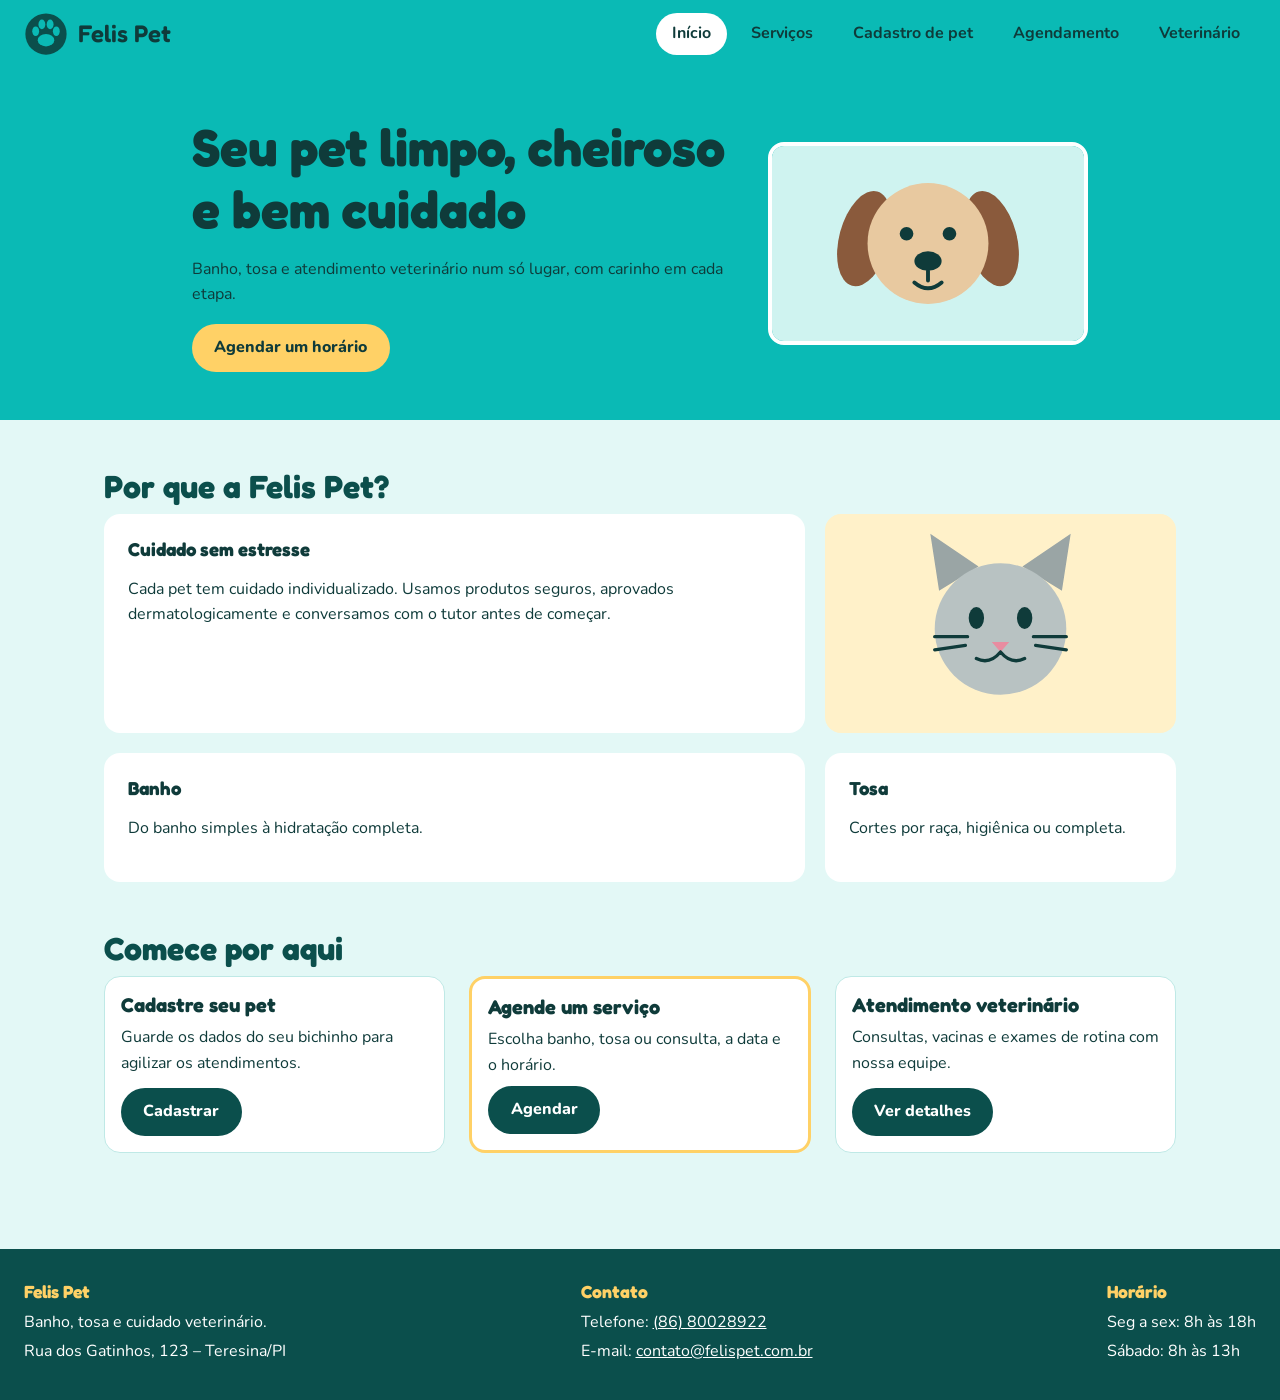
<file: felispet/index.html>
<!DOCTYPE html>
<html lang="pt-BR">

<head>
<meta charset="UTF-8">
<meta name="viewport" content="width=device-width, initial-scale=1">

<title>Início | Felis Pet</title>

<link rel="preconnect" href="https://fonts.googleapis.com">
<link href="https://fonts.googleapis.com/css2?family=Fredoka:wght@500;600&family=Nunito:wght@400;700;800&display=swap" rel="stylesheet">
<link rel="stylesheet" href="css/style.css">
</head>

<body>
<header class="cabecalho">
<a class="cabecalho__marca" href="index.html"><img class="cabecalho__logo" src="images/logo.svg" alt="">Felis Pet</a>
<nav class="menu" aria-label="Menu principal">
    <ul class="menu__lista">
        <li><a class="menu__link menu__link--ativo" href="index.html" aria-current="page">Início</a></li>
        <li><a class="menu__link" href="html/servicos.html">Serviços</a></li>
        <li><a class="menu__link" href="html/cadastro-pet.html">Cadastro de pet</a></li>
        <li><a class="menu__link" href="html/agendamento.html">Agendamento</a></li>
        <li><a class="menu__link" href="html/veterinario.html">Veterinário</a></li>
    </ul>
</nav>
</header>
<section class="hero">
    <div class="hero__texto">
        <h1 class="hero__titulo">Seu pet limpo, cheiroso e bem cuidado</h1>
        <p>Banho, tosa e atendimento veterinário num só lugar, com carinho em cada etapa.</p>
        <a class="botao botao--destaque" href="html/agendamento.html">Agendar um horário</a>
    </div>
    <img class="hero__imagem" src="images/cachorro.svg" alt="Ilustração de um cachorro feliz">
</section>

<main class="principal">
    <section class="secao">
        <h2 class="secao__titulo">Por que a Felis Pet?</h2>
<div class="painel">
    <article class="painel__missao">
    <h3>Cuidado sem estresse</h3>
    <p>Cada pet tem cuidado individualizado. Usamos produtos seguros, aprovados dermatologicamente e conversamos com o tutor antes de começar.</p>
</article>

<img class="painel__foto" src="images/gato.svg" alt="Ilustração de um gato cinza">
<article class="painel__banho">
    <h3>Banho</h3>
    <p>Do banho simples à hidratação completa.</p>
</article>

<article class="painel__tosa">
    <h3>Tosa</h3>
    <p>Cortes por raça, higiênica ou completa.</p>
</article>

</div>
</section>
<section class="secao">
    <h2 class="secao__titulo">Comece por aqui</h2>
    <div class="grade">
<article class="card">
    <div class="card__conteudo">
        <h3 class="card__titulo">Cadastre seu pet</h3>
        <p class="card__descricao">Guarde os dados do seu bichinho para agilizar os atendimentos.</p>
        <a class="card__botao botao" href="html/cadastro-pet.html">Cadastrar</a>
    </div>
</article>

<article class="card card--destaque">
    <div class="card__conteudo">
        <h3 class="card__titulo">Agende um serviço</h3>
        <p class="card__descricao">Escolha banho, tosa ou consulta, a data e o horário.</p>
        <a class="card__botao botao" href="html/agendamento.html">Agendar</a>
    </div>
</article>

<article class="card">
    <div class="card__conteudo">
        <h3 class="card__titulo">Atendimento veterinário</h3>
        <p class="card__descricao">Consultas, vacinas e exames de rotina com nossa equipe.</p>
        <a class="card__botao botao" href="html/veterinario.html">Ver detalhes</a>
    </div>
</article>

</div>
</section>
</main>

<footer class="rodape">
<section>
    <h2 class="rodape__titulo">Felis Pet</h2>
    <p>Banho, tosa e cuidado veterinário.</p>
    <p>Rua dos Gatinhos, 123 – Teresina/PI</p>
</section>
<section>
    <h2 class="rodape__titulo">Contato</h2>
    <p>Telefone: <a class="rodape__link" href="tel:+558680028922">(86) 80028922</a></p>
    <p>E-mail: <a class="rodape__link" href="mailto:contato@felispet.com.br">contato@felispet.com.br</a></p>
</section>
<section>
    <h2 class="rodape__titulo">Horário</h2>
    <p>Seg a sex: 8h às 18h</p>
    <p>Sábado: 8h às 13h</p>
</section>
</footer>
</body>
</html>
</file>
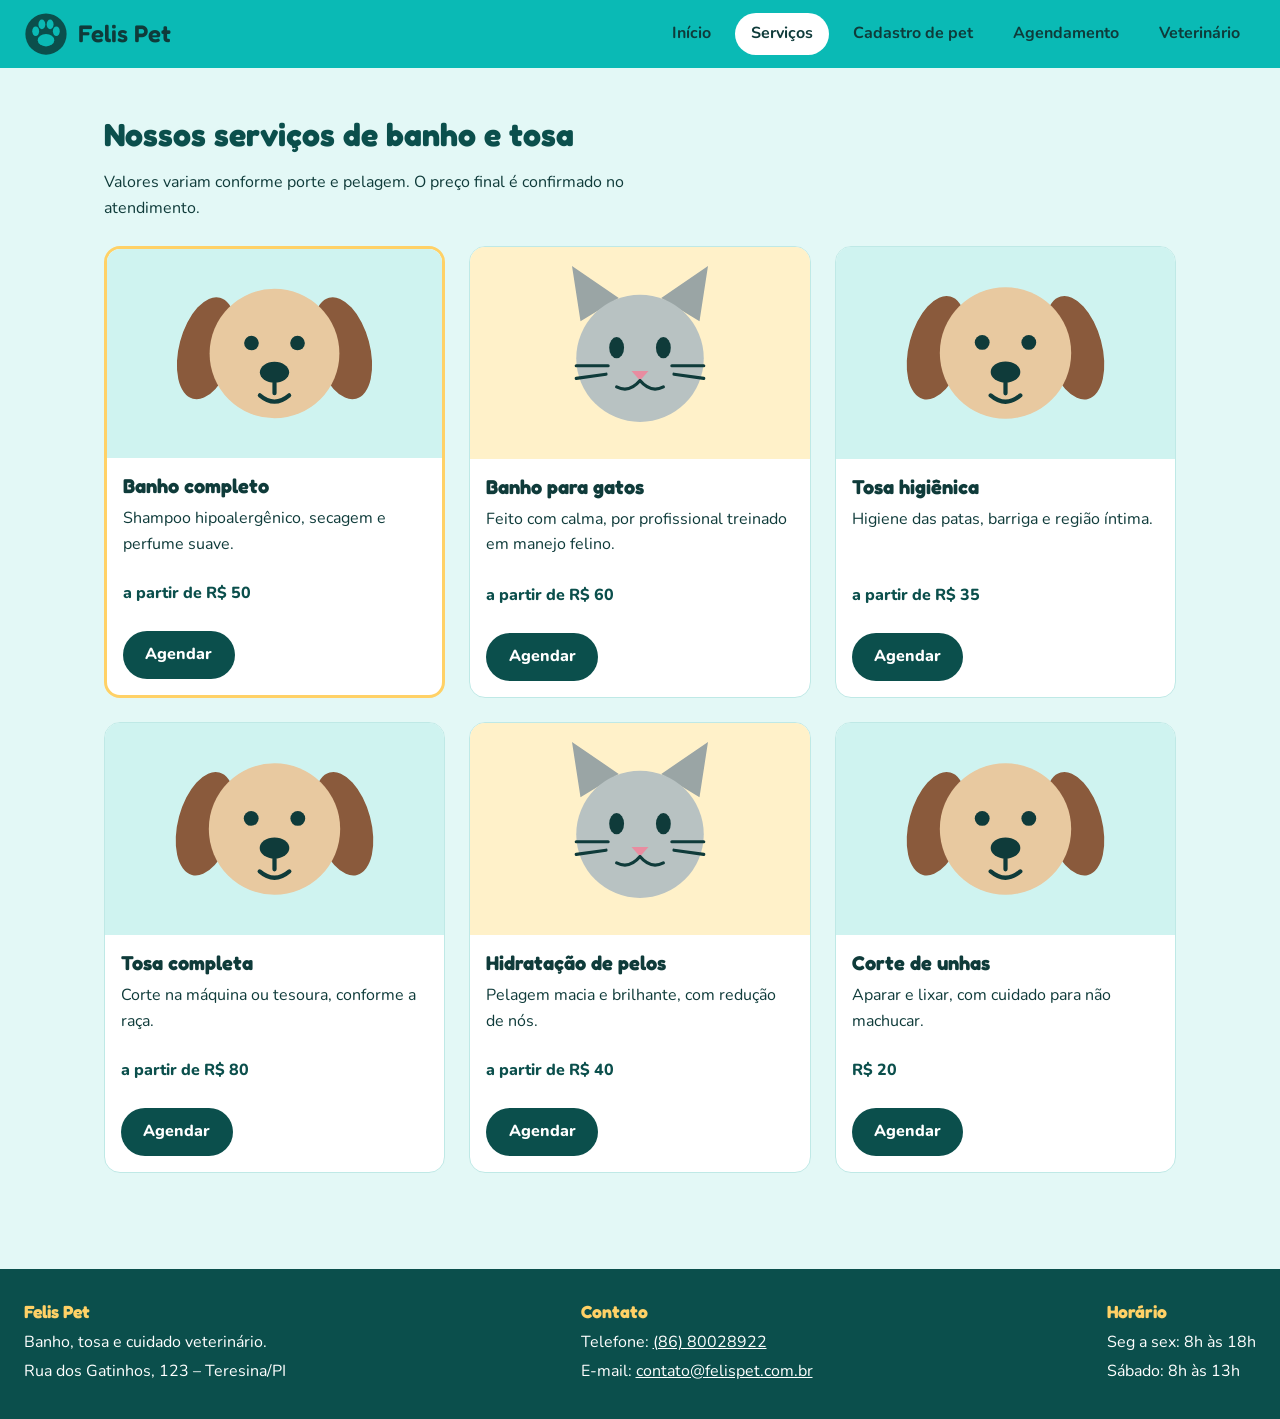
<file: felispet/html/servicos.html>
<!DOCTYPE html>
<html lang="pt-BR">

<head>
<meta charset="UTF-8">
<meta name="viewport" content="width=device-width, initial-scale=1">

<title>Serviços | Felis Pet</title>

<link rel="preconnect" href="https://fonts.googleapis.com">
<link href="https://fonts.googleapis.com/css2?family=Fredoka:wght@500;600&family=Nunito:wght@400;700;800&display=swap" rel="stylesheet">
<link rel="stylesheet" href="../css/style.css">
</head>

<body>

<header class="cabecalho">
<a class="cabecalho__marca" href="../index.html">
    <img class="cabecalho__logo" src="../images/logo.svg" alt="">Felis Pet</a>
<nav class="menu" aria-label="Menu principal">
    <ul class="menu__lista"><li><a class="menu__link" href="../index.html">Início</a></li>
        <li><a class="menu__link menu__link--ativo" href="servicos.html" aria-current="page">Serviços</a></li>
        <li><a class="menu__link" href="cadastro-pet.html">Cadastro de pet</a></li>
        <li><a class="menu__link" href="agendamento.html">Agendamento</a></li>
        <li><a class="menu__link" href="veterinario.html">Veterinário</a></li>
    </ul>
</nav>
</header>
<main class="principal"><section class="secao"><h1 class="secao__titulo">Nossos serviços de banho e tosa</h1>
    <p class="secao__intro">Valores variam conforme porte e pelagem. O preço final é confirmado no atendimento.</p>
    <div class="grade">
        <article class="card card--destaque">
            <img class="card__imagem" src="../images/cachorro.svg" alt="Cachorro">
            <div class="card__conteudo">
                <h3 class="card__titulo">Banho completo</h3>
                <p class="card__descricao">Shampoo hipoalergênico, secagem e perfume suave.</p>
                <p class="card__preco">a partir de R$ 50</p>
                <a class="card__botao botao" href="agendamento.html">Agendar</a>
            </div>
        </article>
        <article class="card">
            <img class="card__imagem" src="../images/gato.svg" alt="Gato">
            <div class="card__conteudo">
                <h3 class="card__titulo">Banho para gatos</h3>
                <p class="card__descricao">Feito com calma, por profissional treinado em manejo felino.</p>
                <p class="card__preco">a partir de R$ 60</p>
                <a class="card__botao botao" href="agendamento.html">Agendar</a>
            </div>
        </article>
        <article class="card">
            <img class="card__imagem" src="../images/cachorro.svg" alt="Cachorro">
            <div class="card__conteudo">
                <h3 class="card__titulo">Tosa higiênica</h3>
                <p class="card__descricao">Higiene das patas, barriga e região íntima.</p>
                <p class="card__preco">a partir de R$ 35</p>
                <a class="card__botao botao" href="agendamento.html">Agendar</a>
            </div>
        </article>
        <article class="card"><img class="card__imagem" src="../images/cachorro.svg" alt="Cachorro">
            <div class="card__conteudo">
                <h3 class="card__titulo">Tosa completa</h3>
                <p class="card__descricao">Corte na máquina ou tesoura, conforme a raça.</p>
                <p class="card__preco">a partir de R$ 80</p>
                <a class="card__botao botao" href="agendamento.html">Agendar</a>
            </div>
        </article>
        <article class="card"><img class="card__imagem" src="../images/gato.svg" alt="Gato">
            <div class="card__conteudo">
                <h3 class="card__titulo">Hidratação de pelos</h3>
                <p class="card__descricao">Pelagem macia e brilhante, com redução de nós.</p>
                <p class="card__preco">a partir de R$ 40</p>
                <a class="card__botao botao" href="agendamento.html">Agendar</a>
            </div>
        </article>
        <article class="card"><img class="card__imagem" src="../images/cachorro.svg" alt="Cachorro">
            <div class="card__conteudo">
                <h3 class="card__titulo">Corte de unhas</h3>
                <p class="card__descricao">Aparar e lixar, com cuidado para não machucar.</p>
                <p class="card__preco">R$ 20</p>
                <a class="card__botao botao" href="agendamento.html">Agendar</a>
            </div>
        </article>
    </div>
</section>
</main>

<footer class="rodape">
<section>
    <h2 class="rodape__titulo">Felis Pet</h2>
    <p>Banho, tosa e cuidado veterinário.</p>
    <p>Rua dos Gatinhos, 123 – Teresina/PI</p>
</section>
<section>
    <h2 class="rodape__titulo">Contato</h2>
    <p>Telefone: <a class="rodape__link" href="tel:+558680028922">(86) 80028922</a></p>
    <p>E-mail: <a class="rodape__link" href="mailto:contato@felispet.com.br">contato@felispet.com.br</a></p>
</section>
<section>
    <h2 class="rodape__titulo">Horário</h2>
    <p>Seg a sex: 8h às 18h</p>
    <p>Sábado: 8h às 13h</p>
</section>
</footer>
</body>
</html>
</file>
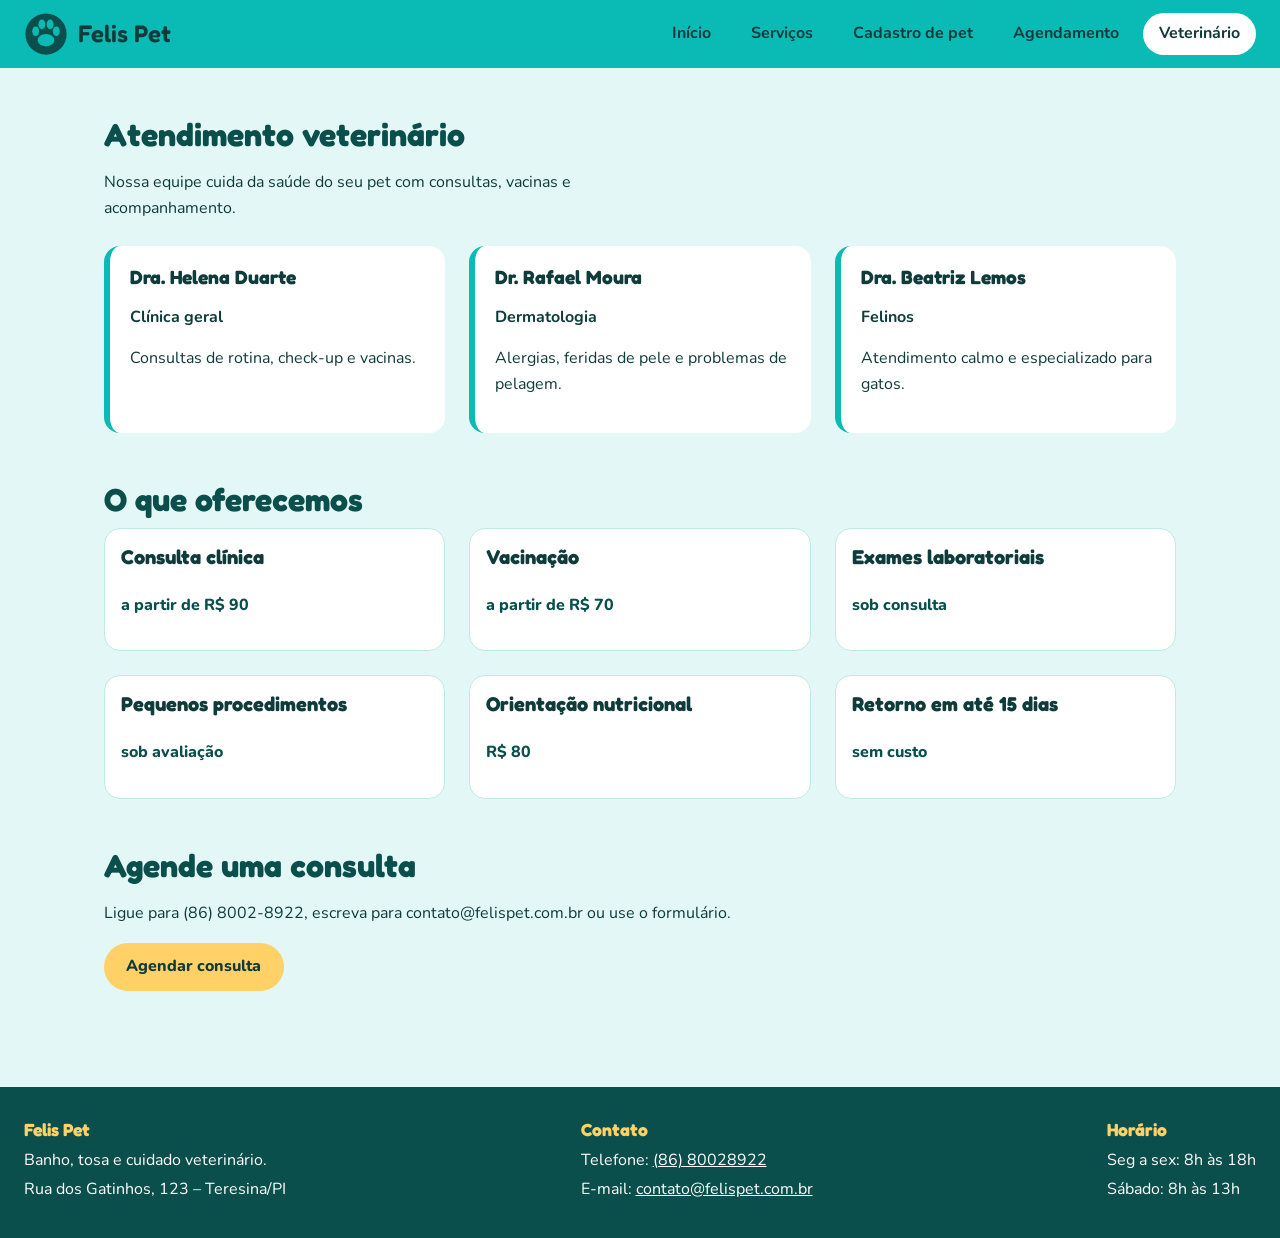
<file: felispet/html/veterinario.html>
<!DOCTYPE html>
<html lang="pt-BR">

<head>

<meta charset="UTF-8">
<meta name="viewport" content="width=device-width, initial-scale=1">

<title>Atendimento veterinário | Felis Pet</title>

<link rel="preconnect" href="https://fonts.googleapis.com">
<link href="https://fonts.googleapis.com/css2?family=Fredoka:wght@500;600&family=Nunito:wght@400;700;800&display=swap" rel="stylesheet">
<link rel="stylesheet" href="../css/style.css">
</head>

<body>
<header class="cabecalho">
<a class="cabecalho__marca" href="../index.html">
    <img class="cabecalho__logo" src="../images/logo.svg" alt="">Felis Pet</a>
<nav class="menu" aria-label="Menu principal">
    <ul class="menu__lista">
        <li><a class="menu__link" href="../index.html">Início</a></li>
        <li><a class="menu__link" href="servicos.html">Serviços</a></li>
        <li><a class="menu__link" href="cadastro-pet.html">Cadastro de pet</a></li>
        <li><a class="menu__link" href="agendamento.html">Agendamento</a></li>
        <li><a class="menu__link menu__link--ativo" href="veterinario.html" aria-current="page">Veterinário</a></li>
    </ul>
</nav>
</header>

<main class="principal">
    <section class="secao">
        <h1 class="secao__titulo">Atendimento veterinário</h1>
        <p class="secao__intro">Nossa equipe cuida da saúde do seu pet com consultas, vacinas e acompanhamento.</p>
        <div class="equipe">
            <article class="equipe__item">
                <h3 class="equipe__nome">Dra. Helena Duarte</h3>
                <p><strong>Clínica geral</strong></p>
                <p>Consultas de rotina, check-up e vacinas.</p>
            </article>
                <article class="equipe__item">
                    <h3 class="equipe__nome">Dr. Rafael Moura</h3>
                    <p><strong>Dermatologia</strong></p>
                    <p>Alergias, feridas de pele e problemas de pelagem.</p>
                </article>
                    <article class="equipe__item">
                        <h3 class="equipe__nome">Dra. Beatriz Lemos</h3>
                        <p><strong>Felinos</strong></p>
                        <p>Atendimento calmo e especializado para gatos.</p>
                    </article>
        </div>
    </section>

<section class="secao">
    <h2 class="secao__titulo">O que oferecemos</h2>
    <div class="grade">
        <article class="card">
            <div class="card__conteudo">
                <h3 class="card__titulo">Consulta clínica</h3>
                <p class="card__preco">a partir de R$ 90</p>
            </div>
        </article>
        <article class="card">
            <div class="card__conteudo">
                <h3 class="card__titulo">Vacinação</h3>
                <p class="card__preco">a partir de R$ 70</p>
            </div>
        </article>
        <article class="card">
            <div class="card__conteudo">
                <h3 class="card__titulo">Exames laboratoriais</h3>
                <p class="card__preco">sob consulta</p>
            </div>
        </article>
            <article class="card">
                <div class="card__conteudo">
                    <h3 class="card__titulo">Pequenos procedimentos</h3>
                    <p class="card__preco">sob avaliação</p>
                </div>
            </article>
            <article class="card">
                <div class="card__conteudo">
                    <h3 class="card__titulo">Orientação nutricional</h3>
                    <p class="card__preco">R$ 80</p>
                </div>
            </article>
                <article class="card">
                    <div class="card__conteudo">
                        <h3 class="card__titulo">Retorno em até 15 dias</h3>
                        <p class="card__preco">sem custo</p>
                    </div>
                </article>
            </div>
        </section>
<section class="secao">
    <h2 class="secao__titulo">Agende uma consulta</h2>
    <p>Ligue para (86) 8002-8922, escreva para contato@felispet.com.br ou use o formulário.</p>
    <a class="botao botao--destaque" href="agendamento.html">Agendar consulta</a>
</section>
</main>

<footer class="rodape">

<section><h2 class="rodape__titulo">Felis Pet</h2>
    <p>Banho, tosa e cuidado veterinário.</p>
    <p>Rua dos Gatinhos, 123 – Teresina/PI</p>
</section>
<section>
    <h2 class="rodape__titulo">Contato</h2>
    <p>Telefone: <a class="rodape__link" href="tel:+558680028922">(86) 80028922</a></p>
    <p>E-mail: <a class="rodape__link" href="mailto:contato@felispet.com.br">contato@felispet.com.br</a></p>
</section>
<section><h2 class="rodape__titulo">Horário</h2>
    <p>Seg a sex: 8h às 18h</p>
    <p>Sábado: 8h às 13h</p>
</section>
</footer>
</body>
</html>
</file>
<file: felispet/css/style.css>
:root{
    --tiffany:#0ABAB5;
    --tiffany-escuro:#0B4F4C;
    --tiffany-claro:#E3F8F6;
    --tinta:#0F3B3A;
    --manteiga:#FFD166;
    --branco:#fff;
    --raio:16px
}

*,*::before,*::after{
    box-sizing:border-box
}

body{
    margin:0;
    font-family:"Nunito",system-ui,sans-serif;
    color:var(--tinta);
    background:var(--tiffany-claro);
    line-height:1.6
}

img{
    max-width:100%;
    height:auto;
    display:block
}

h1,h2,h3{
    font-family:"Fredoka","Nunito",system-ui,sans-serif;
    line-height:1.2;
    margin:0 0 8px
}

a{
    color:var(--tiffany-escuro)
}

:focus-visible{
    outline:3px solid var(--manteiga);
    outline-offset:3px;
    box-shadow:0 0 0 5px var(--tiffany-escuro)
}

/* Cabeçalho e menu (Flexbox) */
.cabecalho{
    background:var(--tiffany);
    padding:12px 24px;
    display:flex;
    flex-direction:row;
    justify-content:space-between;
    align-items:center;
    flex-wrap:wrap;gap:16px
}

.cabecalho__marca{
    display:flex;
    align-items:center;
    gap:9.6px;
    text-decoration:none;
    color:var(--tinta);
    font-family:"Fredoka",sans-serif;
    font-size:24px;
    font-weight:600
}

.cabecalho__logo{
    width:44px;
    height:44px
}

.menu__lista{
    display:flex;
    flex-direction:row;
    flex-wrap:wrap;
    gap:8px;
    list-style:none;
    margin:0;
    padding:0
}

.menu__link{
    display:block;
    padding:8px 16px;
    border-radius:32px;
    color:var(--tinta);
    text-decoration:none;
    font-weight:700;
    transition:background .2s,color .2s
}

.menu__link:hover{
    background:var(--tiffany-escuro);
    color:var(--branco)
}

.menu__link--ativo{
    background:var(--branco)
}

/* Estrutura */
.principal{
    max-width:1120px;
    margin:0 auto;
    padding:32px 24px 48px
}

.secao{
    margin-bottom:48px
}

.secao__titulo{
    font-size:32px;
    color:var(--tiffany-escuro)
}
.secao__intro{
    max-width:60ch;
    margin-bottom:24px
}

/* Hero (Flexbox) */
.hero{
    background:var(--tiffany);
    display:flex;
    flex-direction:row;
    justify-content:center;
    align-items:center;
    gap:32px;
    padding:48px 24px
}

.hero__texto{
    max-width:544px
}

.hero__titulo{
    font-size:48px
}
.hero__imagem{
    width:320px;
    border-radius:var(--raio);
    border:4px solid var(--branco)
}

/* Botões */
.botao{
    display:inline-block;
    padding:11.2px 22.4px;
    border:0;
    border-radius:32px;
    background:var(--tiffany-escuro);
    color:var(--branco);
    font:inherit;
    font-weight:800;
    text-decoration:none;
    cursor:pointer;
    transition:transform .15s,background .15s
}

.botao:hover{
    background:var(--tinta);
    transform:translateY(-2px)
}

.botao--destaque{
    background:var(--manteiga);
    color:var(--tinta)
}

.botao--destaque:hover{
    background:var(--branco)
}

/* Painel da home (Grid com areas) */
.painel{
    display:grid;
    grid-template-columns:2fr 1fr;
    grid-template-areas:"missao foto" "banho tosa";
    gap:20px
}

.painel__missao{
    grid-area:missao
}

.painel__foto{
    grid-area:foto;
    border-radius:var(--raio)
}

.painel__banho{
    grid-area:banho
}

.painel__tosa{
    grid-area:tosa
}

.painel__missao,.painel__banho,.painel__tosa{
    background:var(--branco);
    padding:24px;
    border-radius:var(--raio)
}

/* Grade de cartões (Grid auto-fit) */
.grade{
    display:grid;
    grid-template-columns:repeat(auto-fit,minmax(256px,1fr));
    gap:24px
}

.card{
    background:var(--branco);
    border:1px solid #bfe9e6;
    border-radius:var(--raio);
    overflow:hidden;
    display:flex;
    flex-direction:column;
    transition:box-shadow .2s
}

.card:hover{
    box-shadow:0 6px 18px rgba(11,79,76,.2)
}
.card__imagem{
    width:100%;
    aspect-ratio:8/5;
    object-fit:cover
}

.card__conteudo{
    padding:16px;
    display:flex;
    flex-direction:column;
    gap:8px;
    flex:1
}

.card__titulo{
    font-size:20px;
    margin:0
}

.card__descricao{
    margin:0;
    flex:1
}

.card__preco{
    font-weight:800;
    color:var(--tiffany-escuro)
}

.card__botao{
    align-self:flex-start
}

.card--destaque{
    border:3px solid var(--manteiga)
}

/* Lista de veterinários (Flexbox com wrap) */
.equipe{
    display:flex;
    flex-wrap:wrap;
    gap:24px
}

.equipe__item{
    flex:1 1 240px;
    background:var(--branco);
    padding:20px;
    border-radius:var(--raio);
    border-left:6px solid var(--tiffany)
}

.equipe__nome{
    margin:0;
    font-size:19.2px
}

/* Formulários */
.formulario{
    background:var(--branco);
    padding:24px;
    border-radius:var(--raio);
    display:flex;
    flex-direction:column;
    gap:16px;
    max-width:704px
}

.formulario__linha{
    display:flex;
    flex-wrap:wrap;
    gap:16px
}

.formulario__campo{
    flex:1 1 192px;
    display:flex;
    flex-direction:column;
    gap:4px;
    font-weight:700
}

.formulario__entrada{
    padding:9.6px 12px;
    border:2px solid #9fdcd8;
    border-radius:8px;
    font:inherit;
    font-weight:400;
    background:var(--branco)
}

.formulario__entrada:hover{
    border-color:var(--tiffany)
}

.formulario__entrada:focus-visible{
    border-color:var(--tiffany-escuro)
}

.formulario__opcoes{
    border:0;
    padding:0;
    margin:0;
    display:flex;
    flex-wrap:wrap;
    gap:16px
}

/* Rodapé (Flexbox) */
.rodape{
    background:var(--tiffany-escuro);
    color:var(--branco);
    padding:32px 24px;
    display:flex;
    flex-direction:row;
    justify-content:space-between;
    align-items:flex-start;
    flex-wrap:wrap;
    gap:24px
}

.rodape__titulo{
    font-size:17.6px;
    color:var(--manteiga)
}

.rodape__link{
    color:var(--branco)
}

.rodape p{
    margin:3.2px 0
}

/* Responsividade */
@media screen and (min-width:769px){
    .hero__titulo{
        font-size:52px
    }
    .principal{
    padding-top:48px
    }
    
}

@media screen and (max-width:768px){
 .hero{
    flex-direction:column;
    text-align:center
}
.hero__titulo{
    font-size:36px
}

.hero__imagem{
    width:100%;
    max-width:320px
}

 .painel{
    grid-template-columns:1fr;
    grid-template-areas:"missao" "foto" "banho" "tosa"
}

 .cabecalho{
    justify-content:center
}

.menu__lista{
    justify-content:center
}

 .grade{
    grid-template-columns:repeat(2,1fr)
}

}

@media screen and (max-width:480px){
 .cabecalho{
    flex-direction:column;
    padding:12px
}

.menu__lista{
    flex-direction:column;
    align-items:stretch;
    text-align:center;
    width:100%
}

 .grade{
    grid-template-columns:1fr
}

.principal{
    padding:24px 16px 32px
}

.secao__titulo{
    font-size:25.6px
}

 .rodape{
    flex-direction:column
}

.formulario{
    padding:16px
}

.botao{
    width:100%;
    text-align:center
}

}


/* Mensagem de retorno dos formulários */
.formulario__mensagem{
    margin:0;
    font-weight:700
}

.formulario__mensagem--sucesso{
    color:#1b7a3d
}

.formulario__mensagem--erro{
    color:#b3261e
}
</file>
